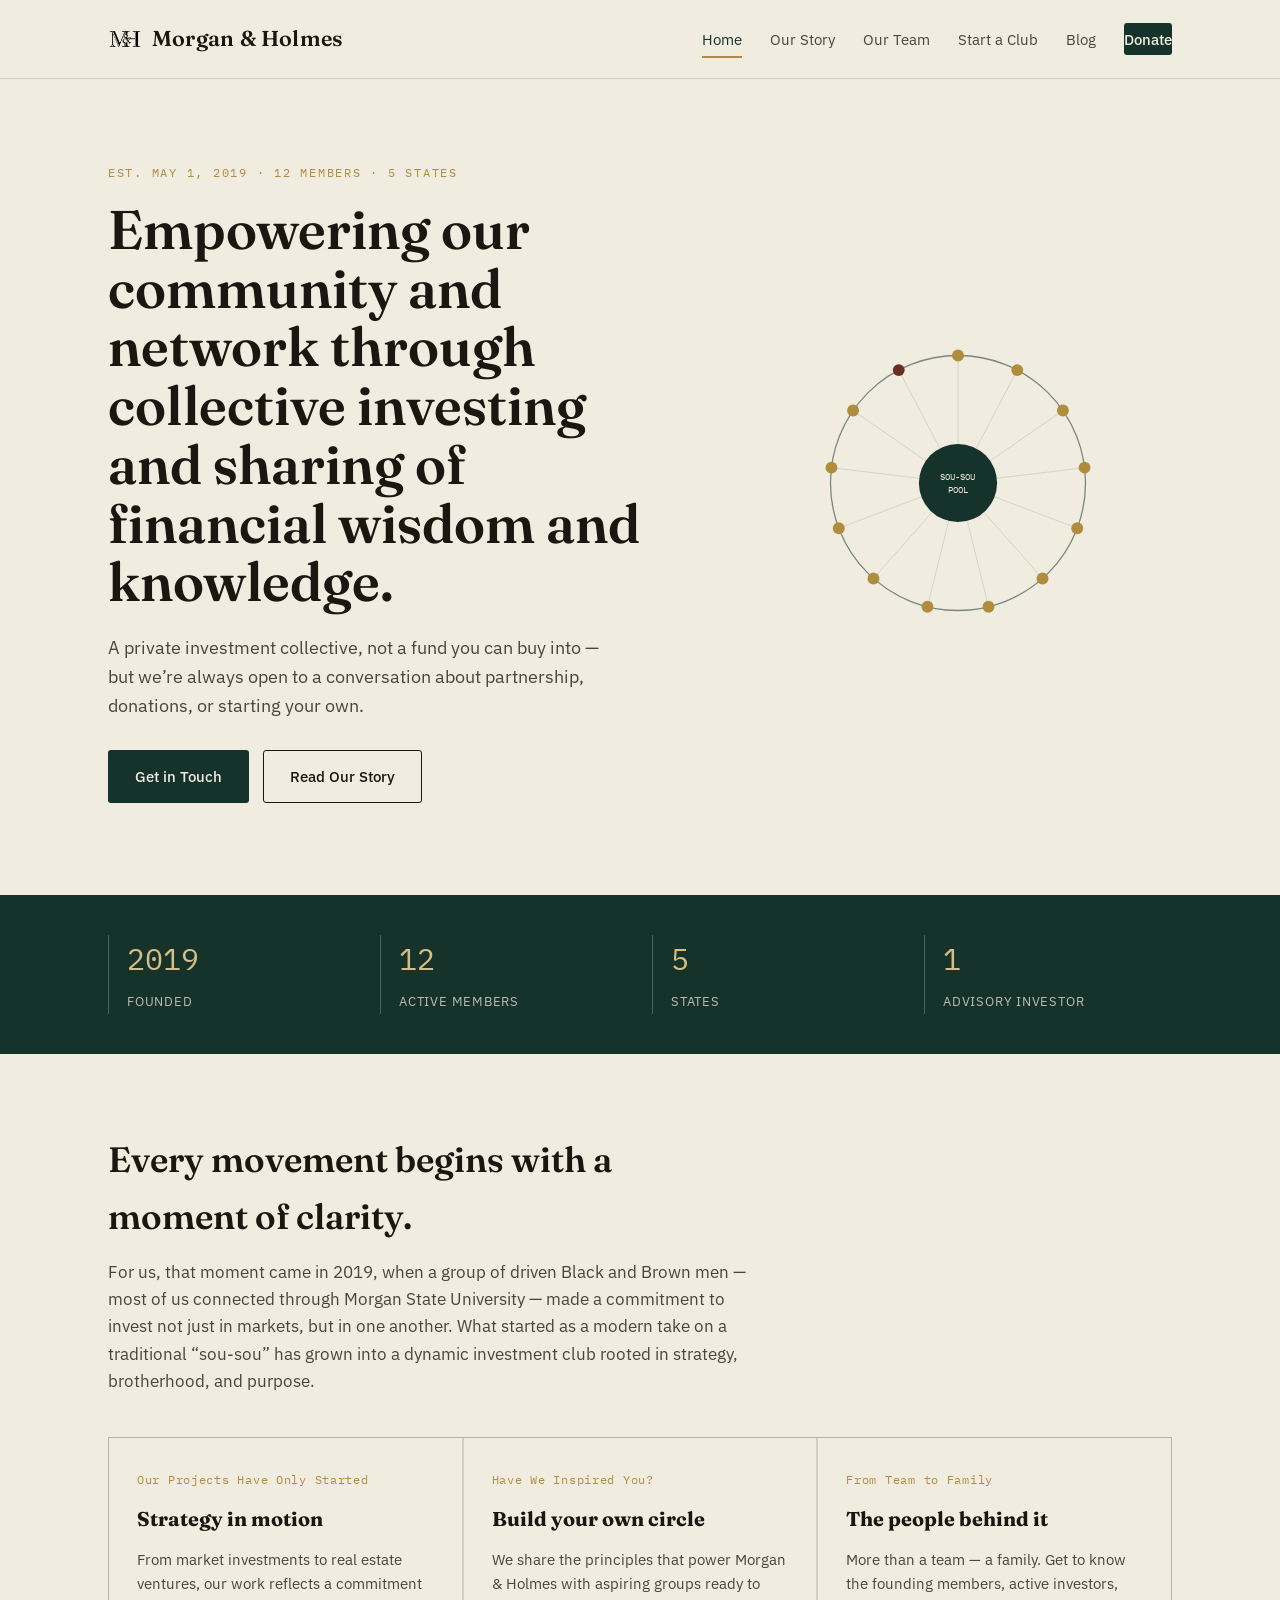
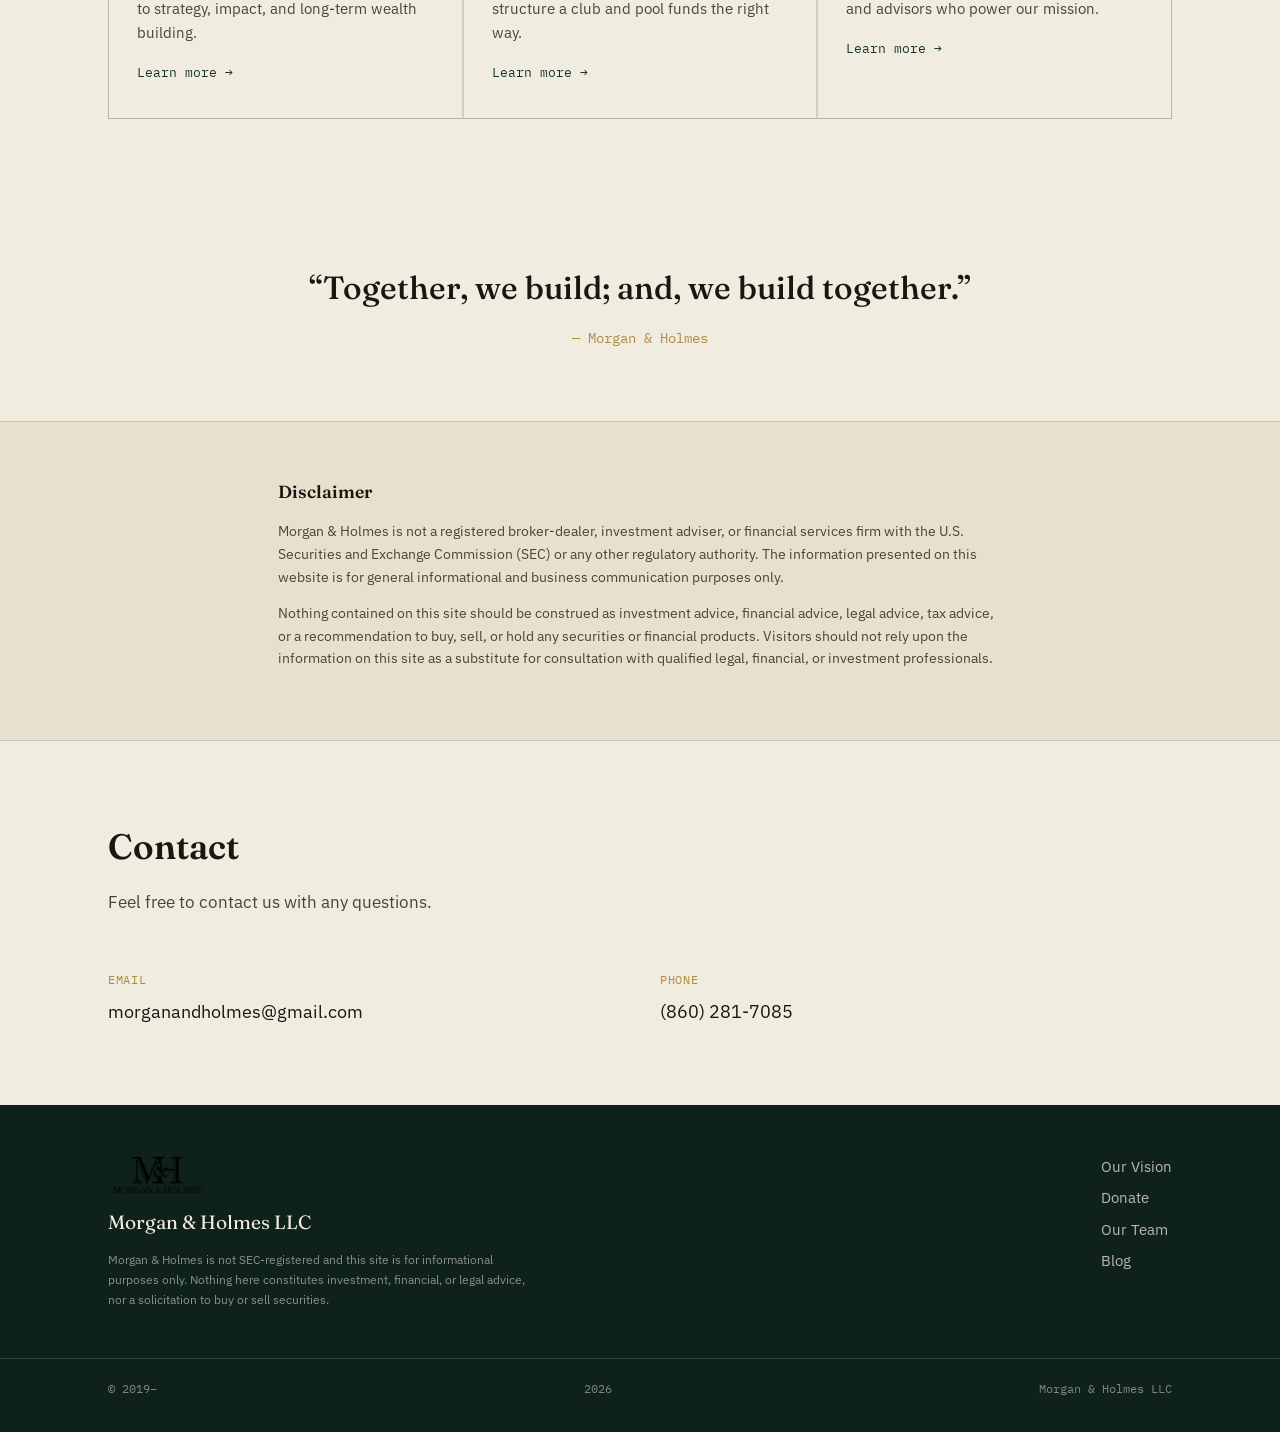
<file: index.html>
<!doctype html>
<html lang="en">
<head>
<meta charset="utf-8">
<meta name="viewport" content="width=device-width, initial-scale=1">
<title>Morgan & Holmes</title>
<meta name="description" content="Morgan & Holmes LLC — a collective investment club empowering communities through group economics and generational wealth building.">
<link rel="preconnect" href="https://fonts.googleapis.com">
<link href="https://fonts.googleapis.com/css2?family=Fraunces:opsz,wght@9..144,500;9..144,600&family=IBM+Plex+Sans:wght@400;500&family=IBM+Plex+Mono:wght@400;500&display=swap" rel="stylesheet">
<link rel="stylesheet" href="assets/css/style.css">
</head>
<body>
<a class="skip-link" href="#main">Skip to Content</a>

<header class="site-header">
  <div class="wrap">
    <a class="brand" href="index.html">
  <img class="logo-img" src="/assets/images/logo-mark.png" alt="Morgan & Holmes">
  Morgan &amp; Holmes
</a>
    <button class="nav-toggle" aria-expanded="false" aria-controls="primary-nav">Menu</button>
    <nav class="primary-nav" id="primary-nav">
      <a href="index.html" aria-current="page">Home</a>
      <a href="our-story.html">Our Story</a>
      <a href="our-team.html">Our Team</a>
      <a href="start-a-club.html">Start a Club</a>
      <a href="blog.html">Blog</a>
      <a class="btn-donate" href="donate.html">Donate</a>
    </nav>
  </div>
</header>

<main id="main">

  <section class="hero">
    <div class="wrap hero-grid">
      <div>
        <p class="eyebrow">Est. May 1, 2019 &middot; 12 Members &middot; 5 States</p>
        <h1>Empowering our community and network through collective investing and sharing of financial wisdom and knowledge.</h1>
        <p class="lede">A private investment collective, not a fund you can buy into &mdash; but we&rsquo;re always open to a conversation about partnership, donations, or starting your own.</p>
        <div class="cta-row">
          <a class="btn btn-primary" href="mailto:morganandholmes@gmail.com?subject=Reaching%20Out%20from%20Website&body=Hey%2C%20">Get in Touch</a>
          <a class="btn btn-ghost" href="our-story.html">Read Our Story</a>
        </div>
      </div>
      <div class="wheel-holder">
        <!-- Signature graphic: a sou-sou wheel — 12 member nodes and one
             advisor node pooling toward a shared center, the club's own
             description of how it operates. -->
        <svg class="sousou-wheel" viewBox="0 0 400 400" role="img" aria-label="Twelve members and one advisor pooling resources around a shared center, representing the club's sou-sou model">
          <circle class="rim" cx="200" cy="200" r="150"/>
          <g class="ring">
            <g id="nodes"></g>
          </g>
          <circle class="hub" cx="200" cy="200" r="46"/>
          <text class="hub-label" x="200" y="196">SOU-SOU</text>
          <text class="hub-label" x="200" y="212">POOL</text>
          <script>
            (function(){
              var ns = document.getElementById('nodes');
              if(!ns) return;
              var total = 13; // 12 members + 1 advisor
              for (var i = 0; i < total; i++) {
                var angle = (i / total) * Math.PI * 2 - Math.PI/2;
                var x = 200 + Math.cos(angle) * 150;
                var y = 200 + Math.sin(angle) * 150;
                var cx = 200 + Math.cos(angle) * 46;
                var cy = 200 + Math.sin(angle) * 46;
                var spoke = document.createElementNS('http://www.w3.org/2000/svg','line');
                spoke.setAttribute('class','spoke');
                spoke.setAttribute('x1', cx); spoke.setAttribute('y1', cy);
                spoke.setAttribute('x2', x); spoke.setAttribute('y2', y);
                ns.appendChild(spoke);
                var node = document.createElementNS('http://www.w3.org/2000/svg','circle');
                node.setAttribute('class', 'node' + (i === total-1 ? ' advisor' : ''));
                node.setAttribute('cx', x); node.setAttribute('cy', y); node.setAttribute('r', 7);
                ns.appendChild(node);
              }
            })();
          </script>
        </svg>
      </div>
    </div>
  </section>

  <div class="ledger">
    <div class="wrap">
      <div class="stat"><span class="num">2019</span><span class="label">Founded</span></div>
      <div class="stat"><span class="num">12</span><span class="label">Active Members</span></div>
      <div class="stat"><span class="num">5</span><span class="label">States</span></div>
      <div class="stat"><span class="num">1</span><span class="label">Advisory Investor</span></div>
    </div>
  </div>

  <section>
    <div class="wrap">
      <div class="section-head">
        <h2>Every movement begins with a moment of clarity.</h2>
        <p>For us, that moment came in 2019, when a group of driven Black and Brown men &mdash; most of us connected through Morgan State University &mdash; made a commitment to invest not just in markets, but in one another. What started as a modern take on a traditional &ldquo;sou-sou&rdquo; has grown into a dynamic investment club rooted in strategy, brotherhood, and purpose.</p>
      </div>

      <div class="card-grid">
        <a class="card" href="our-story.html">
          <p class="kicker">Our Projects Have Only Started</p>
          <h3>Strategy in motion</h3>
          <p>From market investments to real estate ventures, our work reflects a commitment to strategy, impact, and long-term wealth building.</p>
          <span class="go">Learn more &rarr;</span>
        </a>
        <a class="card" href="start-a-club.html">
          <p class="kicker">Have We Inspired You?</p>
          <h3>Build your own circle</h3>
          <p>We share the principles that power Morgan &amp; Holmes with aspiring groups ready to structure a club and pool funds the right way.</p>
          <span class="go">Learn more &rarr;</span>
        </a>
        <a class="card" href="our-team.html">
          <p class="kicker">From Team to Family</p>
          <h3>The people behind it</h3>
          <p>More than a team &mdash; a family. Get to know the founding members, active investors, and advisors who power our mission.</p>
          <span class="go">Learn more &rarr;</span>
        </a>
      </div>
    </div>
  </section>

  <div class="quote-block">
    <blockquote>&ldquo;Together, we build; and, we build together.&rdquo;</blockquote>
    <cite>&mdash; Morgan &amp; Holmes</cite>
  </div>

  <section class="disclaimer-band tight">
    <div class="wrap">
      <h2>Disclaimer</h2>
      <p>Morgan &amp; Holmes is not a registered broker-dealer, investment adviser, or financial services firm with the U.S. Securities and Exchange Commission (SEC) or any other regulatory authority. The information presented on this website is for general informational and business communication purposes only.</p>
      <p>Nothing contained on this site should be construed as investment advice, financial advice, legal advice, tax advice, or a recommendation to buy, sell, or hold any securities or financial products. Visitors should not rely upon the information on this site as a substitute for consultation with qualified legal, financial, or investment professionals.</p>
    </div>
  </section>

  <section class="contact-cta">
    <div class="wrap">
      <div class="section-head"><h2>Contact</h2><p>Feel free to contact us with any questions.</p></div>
      <div class="contact-grid">
        <div class="contact-item">
          <p class="label">Email</p>
          <a href="mailto:morganandholmes@gmail.com?subject=Reaching%20Out%20from%20Website&body=Hey%2C%20">morganandholmes@gmail.com</a>
        </div>
        <div class="contact-item">
          <p class="label">Phone</p>
          <a href="tel:8602817085">(860) 281-7085</a>
        </div>
      </div>
    </div>
  </section>

</main>

<footer class="site-footer">
  <div class="wrap">
    <div>
  <img class="footer-logo" src="/assets/images/logo.png" alt="Morgan & Holmes">
  <p class="footer-brand">Morgan &amp; Holmes LLC</p>
      <p class="footer-disclaimer">Morgan &amp; Holmes is not SEC-registered and this site is for informational purposes only. Nothing here constitutes investment, financial, or legal advice, nor a solicitation to buy or sell securities.</p>
    </div>
    <nav>
      <a href="our-story.html">Our Vision</a>
      <a href="donate.html">Donate</a>
      <a href="our-team.html">Our Team</a>
      <a href="blog.html">Blog</a>
    </nav>
  </div>
  <div class="footer-bottom"><div class="wrap">&copy; 2019&ndash;<span id="year"></span> Morgan &amp; Holmes LLC</div></div>
</footer>

<script>document.getElementById('year').textContent = new Date().getFullYear();</script>
<script src="assets/js/main.js"></script>
</body>
</html>
</file>
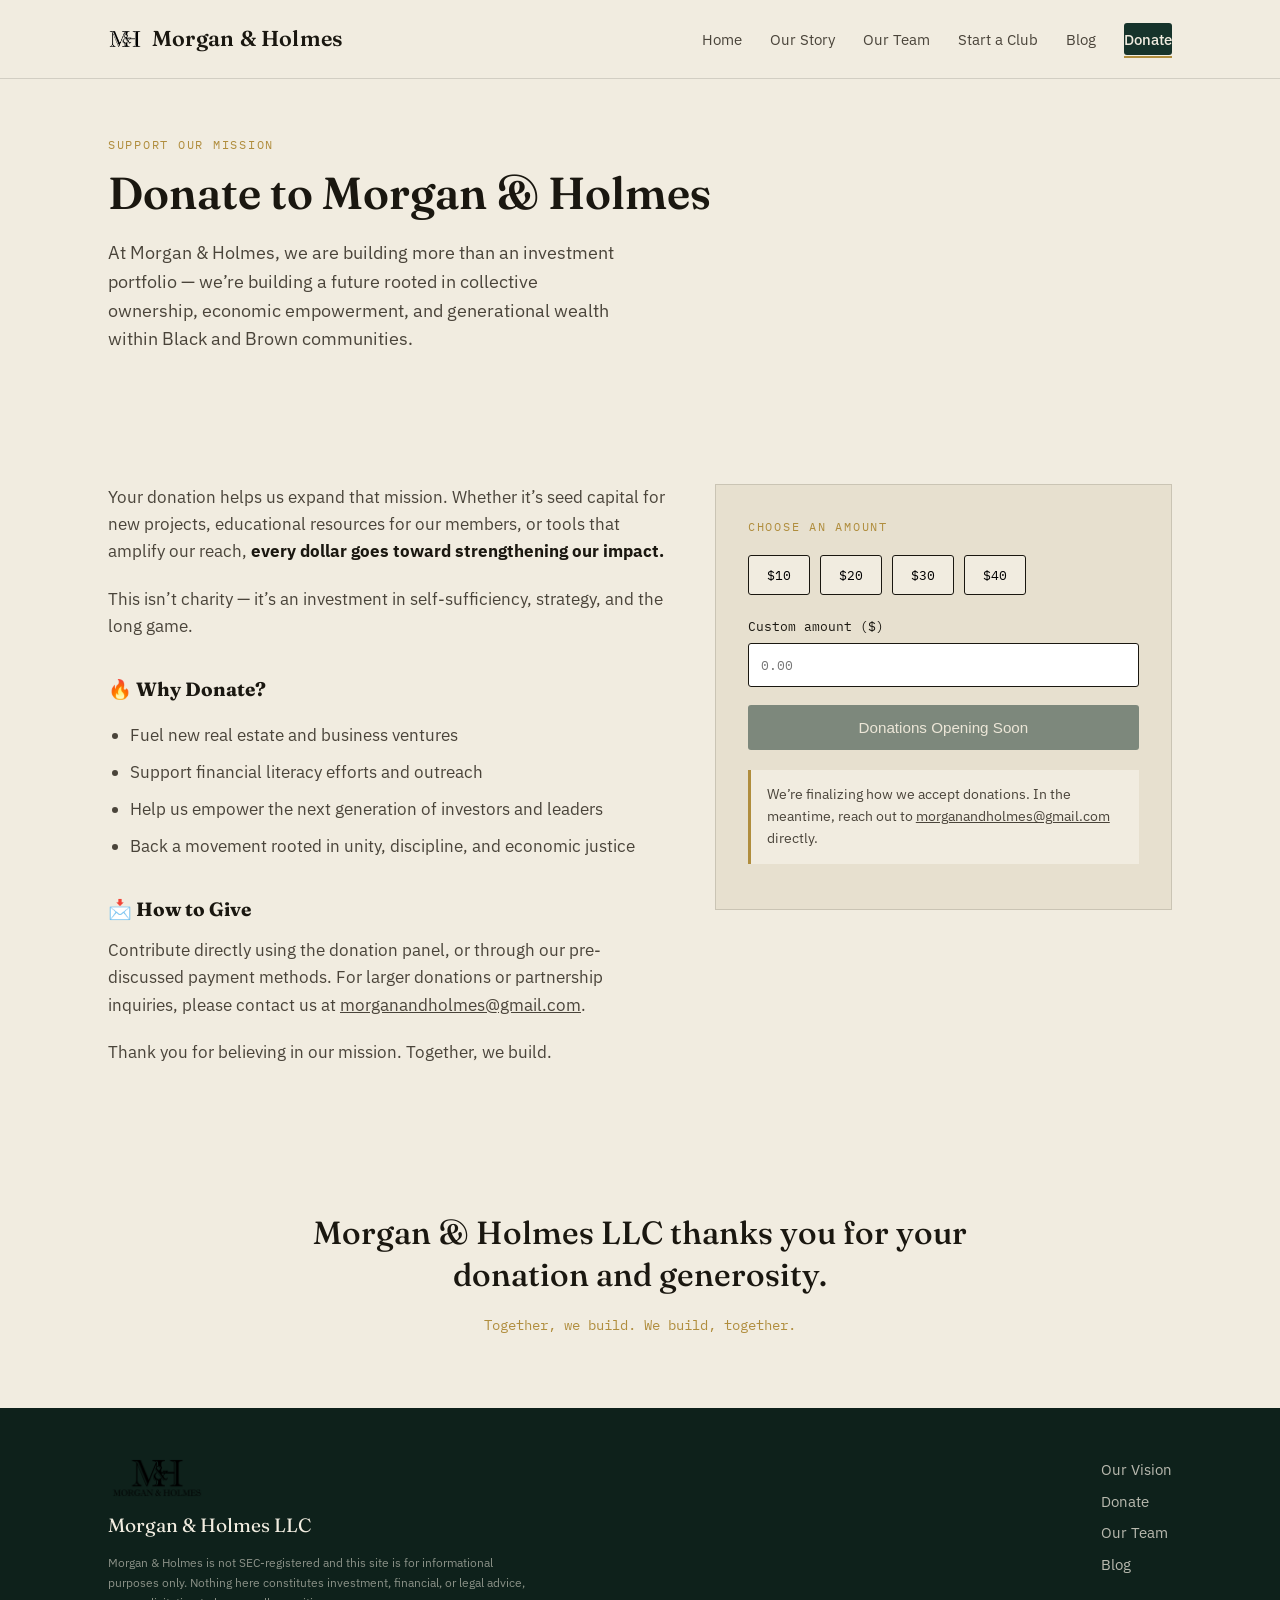
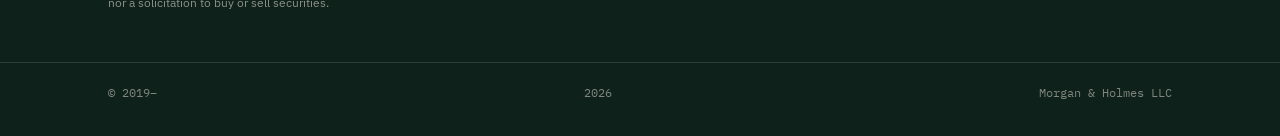
<file: donate.html>
<!doctype html>
<html lang="en">
<head>
<meta charset="utf-8">
<meta name="viewport" content="width=device-width, initial-scale=1">
<title>Donate — Morgan & Holmes</title>
<meta name="description" content="Support Morgan & Holmes LLC's mission of collective ownership, economic empowerment, and generational wealth building.">
<link rel="preconnect" href="https://fonts.googleapis.com">
<link href="https://fonts.googleapis.com/css2?family=Fraunces:opsz,wght@9..144,500;9..144,600&family=IBM+Plex+Sans:wght@400;500&family=IBM+Plex+Mono:wght@400;500&display=swap" rel="stylesheet">
<link rel="stylesheet" href="assets/css/style.css">
<link rel="icon" href="/favicon.ico" sizes="any">
<link rel="icon" type="image/png" sizes="32x32" href="/favicon-32.png">
<link rel="icon" type="image/png" sizes="192x192" href="/favicon-192.png">
<link rel="apple-touch-icon" href="/apple-touch-icon.png">
</head>
<body>
<a class="skip-link" href="#main">Skip to Content</a>

<header class="site-header">
  <div class="wrap">
    <a class="brand" href="index.html">
  <img class="logo-img" src="/assets/images/logo-mark.png" alt="Morgan & Holmes">
  Morgan &amp; Holmes
</a>
    <button class="nav-toggle" aria-expanded="false" aria-controls="primary-nav">Menu</button>
    <nav class="primary-nav" id="primary-nav">
      <a href="index.html">Home</a>
      <a href="our-story.html">Our Story</a>
      <a href="our-team.html">Our Team</a>
      <a href="start-a-club.html">Start a Club</a>
      <a href="blog.html">Blog</a>
      <a class="btn-donate" href="donate.html" aria-current="page">Donate</a>
    </nav>
  </div>
</header>

<main id="main">
  <section class="page-hero">
    <div class="wrap">
      <p class="eyebrow">Support Our Mission</p>
      <h1>Donate to Morgan &amp; Holmes</h1>
      <p class="lede">At Morgan &amp; Holmes, we are building more than an investment portfolio &mdash; we&rsquo;re building a future rooted in collective ownership, economic empowerment, and generational wealth within Black and Brown communities.</p>
    </div>
  </section>

  <section class="tight">
    <div class="wrap" style="display:grid; grid-template-columns: 1.1fr 0.9fr; gap:48px; align-items:start;">
      <div class="prose">
        <p>Your donation helps us expand that mission. Whether it&rsquo;s seed capital for new projects, educational resources for our members, or tools that amplify our reach, <strong>every dollar goes toward strengthening our impact.</strong></p>
        <p>This isn&rsquo;t charity &mdash; it&rsquo;s an investment in self-sufficiency, strategy, and the long game.</p>

        <h3>&#128293; Why Donate?</h3>
        <ul>
          <li>Fuel new real estate and business ventures</li>
          <li>Support financial literacy efforts and outreach</li>
          <li>Help us empower the next generation of investors and leaders</li>
          <li>Back a movement rooted in unity, discipline, and economic justice</li>
        </ul>

        <h3>&#128233; How to Give</h3>
        <p>Contribute directly using the donation panel, or through our pre-discussed payment methods. For larger donations or partnership inquiries, please contact us at <a href="mailto:morganandholmes@gmail.com?subject=I%20Want%20To%20Donate%20a%20Large%20Sum%20to%20Morgan%20%26%20Holmes%20LLC&body=Greetings%2C%20%0AI%20would%20like%20to....">morganandholmes@gmail.com</a>.</p>
        <p>Thank you for believing in our mission. Together, we build.</p>
      </div>

      <div class="donate-panel">
        <p class="eyebrow" style="margin-bottom:6px;">Choose an amount</p>
        <div class="amount-row">
          <button type="button" data-amount="10">$10</button>
          <button type="button" data-amount="20">$20</button>
          <button type="button" data-amount="30">$30</button>
          <button type="button" data-amount="40">$40</button>
        </div>
        <label for="custom-amount" style="font-family:var(--font-mono); font-size:0.8rem; display:block; margin-bottom:6px;">Custom amount ($)</label>
        <input id="custom-amount" type="number" min="1" placeholder="0.00" style="width:100%; padding:12px; border:1px solid var(--ink); border-radius:3px; font-family:var(--font-mono); margin-bottom:18px;">

        <!--
          NOTE FOR K'RONN: to turn donations on later, delete the
          <button disabled> below and replace it with:
          <a class="btn btn-primary" style="width:100%; text-align:center;" href="YOUR-LINK-HERE">Donate</a>
          using a Stripe Payment Link, PayPal.me link, or GiveButter/Zeffy
          URL. See README "Wiring up real donations." No other changes
          needed — just edit this one file and push.
        -->
        <button class="btn btn-primary" style="width:100%; text-align:center; opacity:0.5; cursor:not-allowed;" disabled>Donations Opening Soon</button>

        <p class="donate-note">We&rsquo;re finalizing how we accept donations. In the meantime, reach out to <a href="mailto:morganandholmes@gmail.com?subject=I%20Want%20To%20Donate%20to%20Morgan%20%26%20Holmes%20LLC">morganandholmes@gmail.com</a> directly.</p>
      </div>
    </div>
  </section>

  <div class="quote-block">
    <blockquote>Morgan &amp; Holmes LLC thanks you for your donation and generosity.</blockquote>
    <cite>Together, we build. We build, together.</cite>
  </div>
</main>

<footer class="site-footer">
  <div class="wrap">
    <div>
  <img class="footer-logo" src="/assets/images/logo.png" alt="Morgan & Holmes">
  <p class="footer-brand">Morgan &amp; Holmes LLC</p>
      <p class="footer-disclaimer">Morgan &amp; Holmes is not SEC-registered and this site is for informational purposes only. Nothing here constitutes investment, financial, or legal advice, nor a solicitation to buy or sell securities.</p>
    </div>
    <nav>
      <a href="our-story.html">Our Vision</a>
      <a href="donate.html">Donate</a>
      <a href="our-team.html">Our Team</a>
      <a href="blog.html">Blog</a>
    </nav>
  </div>
  <div class="footer-bottom"><div class="wrap">&copy; 2019&ndash;<span id="year"></span> Morgan &amp; Holmes LLC</div></div>
</footer>

<script>document.getElementById('year').textContent = new Date().getFullYear();</script>
<script src="assets/js/main.js"></script>
</body>
</html>
</file>
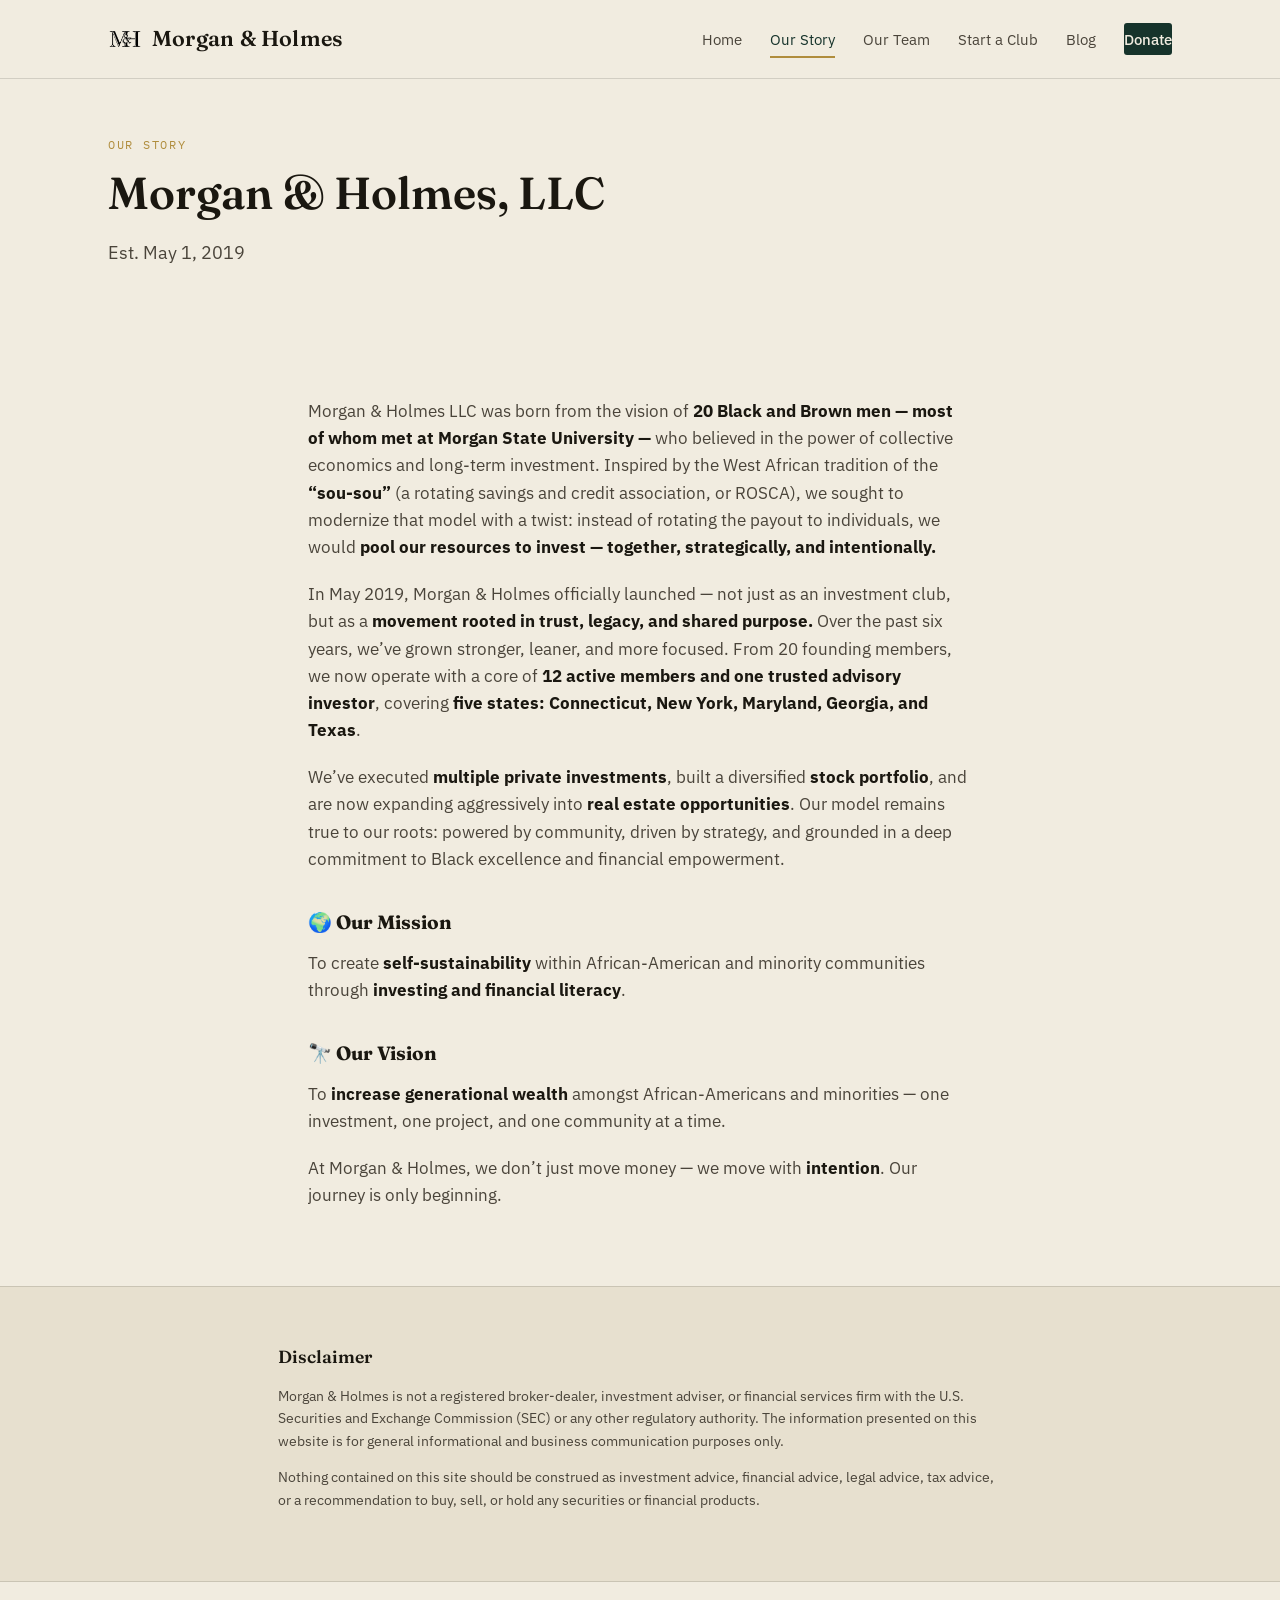
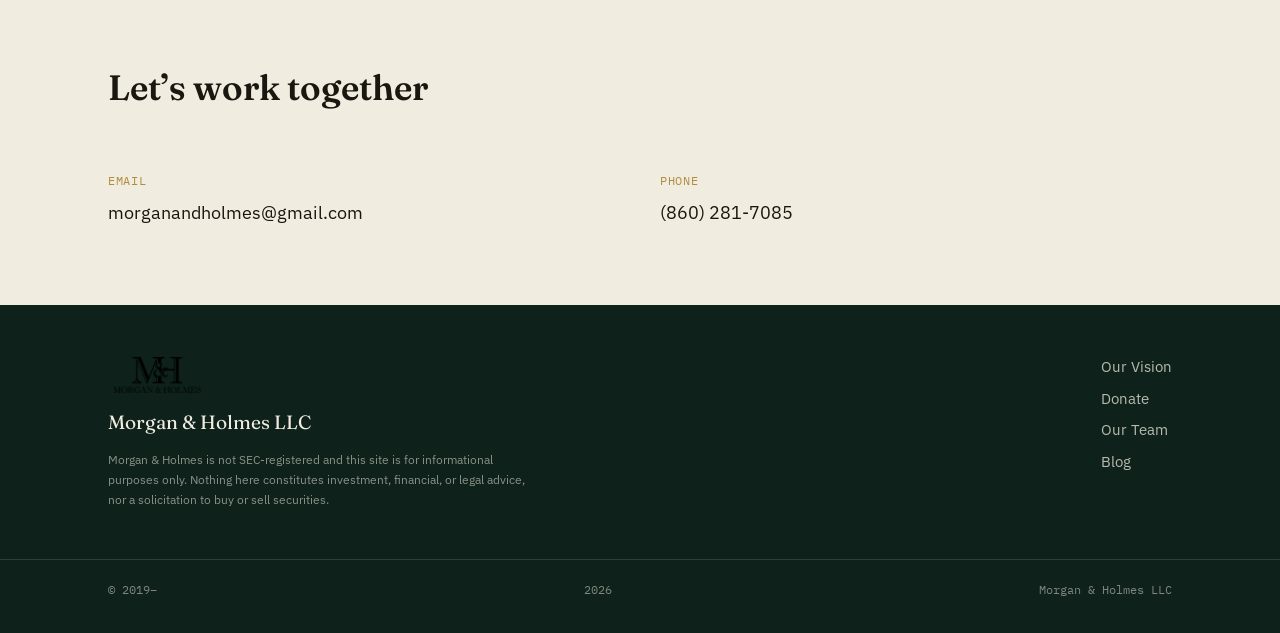
<file: our-story.html>
<!doctype html>
<html lang="en">
<head>
<meta charset="utf-8">
<meta name="viewport" content="width=device-width, initial-scale=1">
<title>Our Story — Morgan & Holmes</title>
<meta name="description" content="Morgan & Holmes LLC, est. May 1, 2019 — twenty Black and Brown men, most connected through Morgan State University, who modernized the sou-sou into a collective investment club.">
<link rel="preconnect" href="https://fonts.googleapis.com">
<link href="https://fonts.googleapis.com/css2?family=Fraunces:opsz,wght@9..144,500;9..144,600&family=IBM+Plex+Sans:wght@400;500&family=IBM+Plex+Mono:wght@400;500&display=swap" rel="stylesheet">
<link rel="stylesheet" href="assets/css/style.css">
<link rel="icon" href="/favicon.ico" sizes="any">
<link rel="icon" type="image/png" sizes="32x32" href="/favicon-32.png">
<link rel="icon" type="image/png" sizes="192x192" href="/favicon-192.png">
<link rel="apple-touch-icon" href="/apple-touch-icon.png">
</head>
<body>
<a class="skip-link" href="#main">Skip to Content</a>

<header class="site-header">
  <div class="wrap">
    <a class="brand" href="index.html">
  <img class="logo-img" src="/assets/images/logo-mark.png" alt="Morgan & Holmes">
  Morgan &amp; Holmes
</a>    <button class="nav-toggle" aria-expanded="false" aria-controls="primary-nav">Menu</button>
    <nav class="primary-nav" id="primary-nav">
      <a href="index.html">Home</a>
      <a href="our-story.html" aria-current="page">Our Story</a>
      <a href="our-team.html">Our Team</a>
      <a href="start-a-club.html">Start a Club</a>
      <a href="blog.html">Blog</a>
      <a class="btn-donate" href="donate.html">Donate</a>
    </nav>
  </div>
</header>

<main id="main">
  <section class="page-hero">
    <div class="wrap">
      <p class="eyebrow">Our Story</p>
      <h1>Morgan &amp; Holmes, LLC</h1>
      <p class="lede">Est. May 1, 2019</p>
    </div>
  </section>

  <section class="tight">
    <div class="wrap prose">
      <p>Morgan &amp; Holmes LLC was born from the vision of <strong>20 Black and Brown men &mdash; most of whom met at Morgan State University &mdash;</strong> who believed in the power of collective economics and long-term investment. Inspired by the West African tradition of the <strong>&ldquo;sou-sou&rdquo;</strong> (a rotating savings and credit association, or ROSCA), we sought to modernize that model with a twist: instead of rotating the payout to individuals, we would <strong>pool our resources to invest &mdash; together, strategically, and intentionally.</strong></p>

      <p>In May 2019, Morgan &amp; Holmes officially launched &mdash; not just as an investment club, but as a <strong>movement rooted in trust, legacy, and shared purpose.</strong> Over the past six years, we&rsquo;ve grown stronger, leaner, and more focused. From 20 founding members, we now operate with a core of <strong>12 active members and one trusted advisory investor</strong>, covering <strong>five states: Connecticut, New York, Maryland, Georgia, and Texas</strong>.</p>

      <p>We&rsquo;ve executed <strong>multiple private investments</strong>, built a diversified <strong>stock portfolio</strong>, and are now expanding aggressively into <strong>real estate opportunities</strong>. Our model remains true to our roots: powered by community, driven by strategy, and grounded in a deep commitment to Black excellence and financial empowerment.</p>

      <h3>&#127757; Our Mission</h3>
      <p>To create <strong>self-sustainability</strong> within African-American and minority communities through <strong>investing and financial literacy</strong>.</p>

      <h3>&#128301; Our Vision</h3>
      <p>To <strong>increase generational wealth</strong> amongst African-Americans and minorities &mdash; one investment, one project, and one community at a time.</p>

      <p>At Morgan &amp; Holmes, we don&rsquo;t just move money &mdash; we move with <strong>intention</strong>. Our journey is only beginning.</p>
    </div>
  </section>

  <section class="disclaimer-band tight">
    <div class="wrap">
      <h2>Disclaimer</h2>
      <p>Morgan &amp; Holmes is not a registered broker-dealer, investment adviser, or financial services firm with the U.S. Securities and Exchange Commission (SEC) or any other regulatory authority. The information presented on this website is for general informational and business communication purposes only.</p>
      <p>Nothing contained on this site should be construed as investment advice, financial advice, legal advice, tax advice, or a recommendation to buy, sell, or hold any securities or financial products.</p>
    </div>
  </section>

  <section class="contact-cta">
    <div class="wrap">
      <div class="section-head"><h2>Let&rsquo;s work together</h2></div>
      <div class="contact-grid">
        <div class="contact-item">
          <p class="label">Email</p>
          <a href="mailto:morganandholmes@gmail.com?subject=Reaching%20Out%20from%20Website&body=Hey%2C%20">morganandholmes@gmail.com</a>
        </div>
        <div class="contact-item">
          <p class="label">Phone</p>
          <a href="tel:8602817085">(860) 281-7085</a>
        </div>
      </div>
    </div>
  </section>
</main>

<footer class="site-footer">
  <div class="wrap">
    <div>
  <img class="footer-logo" src="/assets/images/logo.png" alt="Morgan & Holmes">
  <p class="footer-brand">Morgan &amp; Holmes LLC</p>
      <p class="footer-disclaimer">Morgan &amp; Holmes is not SEC-registered and this site is for informational purposes only. Nothing here constitutes investment, financial, or legal advice, nor a solicitation to buy or sell securities.</p>
    </div>
    <nav>
      <a href="our-story.html">Our Vision</a>
      <a href="donate.html">Donate</a>
      <a href="our-team.html">Our Team</a>
      <a href="blog.html">Blog</a>
    </nav>
  </div>
  <div class="footer-bottom"><div class="wrap">&copy; 2019&ndash;<span id="year"></span> Morgan &amp; Holmes LLC</div></div>
</footer>

<script>document.getElementById('year').textContent = new Date().getFullYear();</script>
<script src="assets/js/main.js"></script>
</body>
</html>
</file>
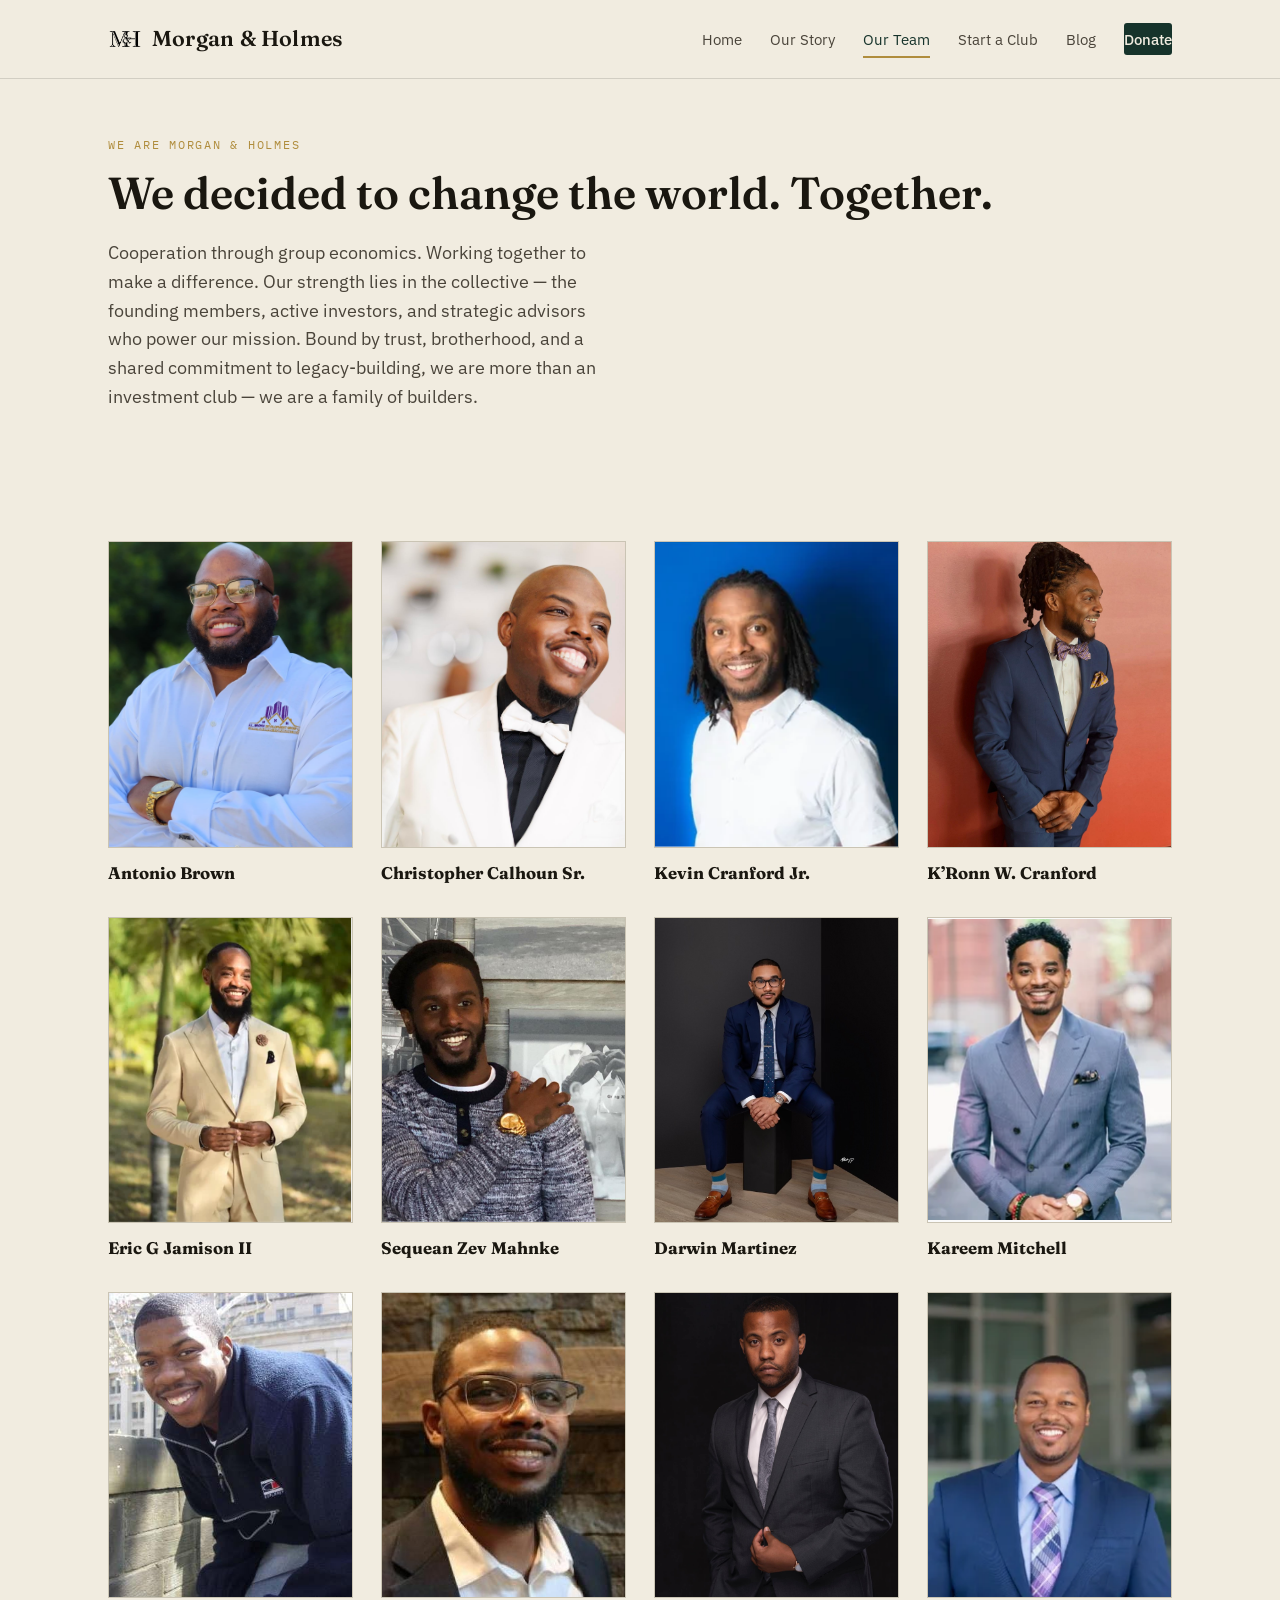
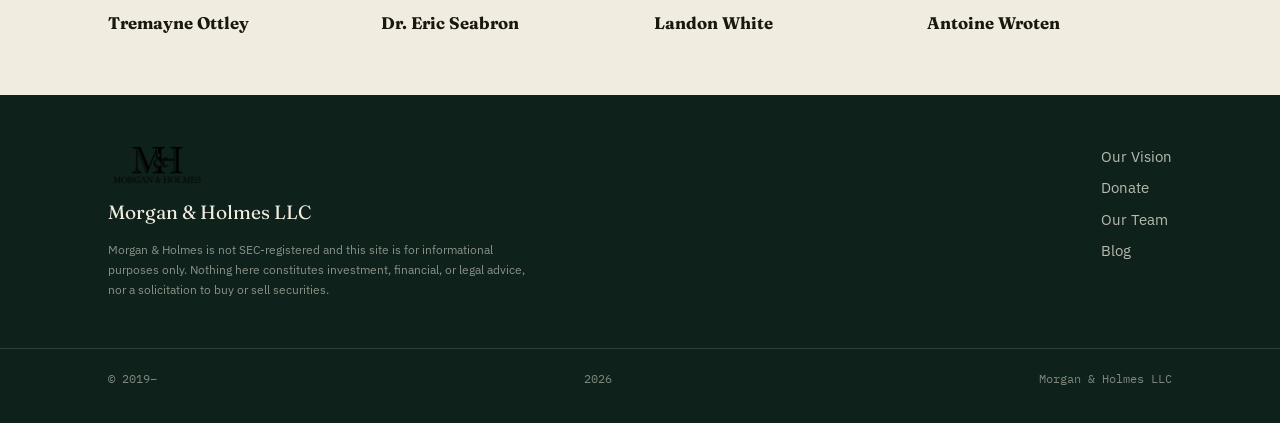
<file: our-team.html>
<!doctype html>
<html lang="en">
<head>
<meta charset="utf-8">
<meta name="viewport" content="width=device-width, initial-scale=1">
<title>Our Team — Morgan & Holmes</title>
<meta name="description" content="Meet the founding members, active investors, and strategic advisors who power the Morgan & Holmes mission.">
<link rel="preconnect" href="https://fonts.googleapis.com">
<link href="https://fonts.googleapis.com/css2?family=Fraunces:opsz,wght@9..144,500;9..144,600&family=IBM+Plex+Sans:wght@400;500&family=IBM+Plex+Mono:wght@400;500&display=swap" rel="stylesheet">
<link rel="stylesheet" href="assets/css/style.css">
<link rel="icon" href="/favicon.ico" sizes="any">
<link rel="icon" type="image/png" sizes="32x32" href="/favicon-32.png">
<link rel="icon" type="image/png" sizes="192x192" href="/favicon-192.png">
<link rel="apple-touch-icon" href="/apple-touch-icon.png">
</head>
<body>
<a class="skip-link" href="#main">Skip to Content</a>

<header class="site-header">
  <div class="wrap">
   <a class="brand" href="index.html">
  <img class="logo-img" src="/assets/images/logo-mark.png" alt="Morgan & Holmes">
  Morgan &amp; Holmes
</a>
    <button class="nav-toggle" aria-expanded="false" aria-controls="primary-nav">Menu</button>
    <nav class="primary-nav" id="primary-nav">
      <a href="index.html">Home</a>
      <a href="our-story.html">Our Story</a>
      <a href="our-team.html" aria-current="page">Our Team</a>
      <a href="start-a-club.html">Start a Club</a>
      <a href="blog.html">Blog</a>
      <a class="btn-donate" href="donate.html">Donate</a>
    </nav>
  </div>
</header>

<main id="main">
  <section class="page-hero">
    <div class="wrap">
      <p class="eyebrow">We are Morgan &amp; Holmes</p>
      <h1>We decided to change the world. Together.</h1>
      <p class="lede">Cooperation through group economics. Working together to make a difference. Our strength lies in the collective &mdash; the founding members, active investors, and strategic advisors who power our mission. Bound by trust, brotherhood, and a shared commitment to legacy-building, we are more than an investment club &mdash; we are a family of builders.</p>
    </div>
  </section>

  <section class="tight">
    <div class="wrap">
      <div class="team-grid">

        <div class="member">
          <div class="photo"><img src="assets/images/team/antonio-brown.jpg" alt="Antonio Brown" loading="lazy" onerror="this.style.display='none'; this.nextElementSibling.style.display='flex';"><span class="placeholder" style="display:none;">Photo needed:<br>antonio-brown.jpg</span></div>
          <h3>Antonio Brown</h3>
        </div>

        <div class="member">
          <div class="photo"><img src="assets/images/team/christopher-calhoun-sr.jpg" alt="Christopher Calhoun Sr." loading="lazy" onerror="this.style.display='none'; this.nextElementSibling.style.display='flex';"><span class="placeholder" style="display:none;">Photo needed:<br>christopher-calhoun-sr.jpg</span></div>
          <h3>Christopher Calhoun Sr.</h3>
        </div>

        <div class="member">
          <div class="photo"><img src="assets/images/team/kevin-cranford-jr.jpg" alt="Kevin Cranford Jr." loading="lazy" onerror="this.style.display='none'; this.nextElementSibling.style.display='flex';"><span class="placeholder" style="display:none;">Photo needed:<br>kevin-cranford-jr.jpg</span></div>
          <h3>Kevin Cranford Jr.</h3>
        </div>

        <div class="member">
          <div class="photo"><img src="assets/images/team/kronn-cranford.jpg" alt="K'Ronn W. Cranford" loading="lazy" onerror="this.style.display='none'; this.nextElementSibling.style.display='flex';"><span class="placeholder" style="display:none;">Photo needed:<br>kronn-cranford.jpg</span></div>
          <h3>K&rsquo;Ronn W. Cranford</h3>
        </div>

        <div class="member">
          <div class="photo"><img src="assets/images/team/eric-jamison-ii.jpg" alt="Eric G Jamison II" loading="lazy" onerror="this.style.display='none'; this.nextElementSibling.style.display='flex';"><span class="placeholder" style="display:none;">Photo needed:<br>eric-jamison-ii.jpg</span></div>
          <h3>Eric G Jamison II</h3>
        </div>

        <div class="member">
          <div class="photo"><img src="assets/images/team/sequean-mahnke.jpg" alt="Sequean Zev Mahnke" loading="lazy" onerror="this.style.display='none'; this.nextElementSibling.style.display='flex';"><span class="placeholder" style="display:none;">Photo needed:<br>sequean-mahnke.jpg</span></div>
          <h3>Sequean Zev Mahnke</h3>
        </div>

        <div class="member">
          <div class="photo"><img src="assets/images/team/darwin-martinez.jpg" alt="Darwin Martinez" loading="lazy" onerror="this.style.display='none'; this.nextElementSibling.style.display='flex';"><span class="placeholder" style="display:none;">Photo needed:<br>darwin-martinez.jpg</span></div>
          <h3>Darwin Martinez</h3>
        </div>

        <div class="member">
          <div class="photo"><img src="assets/images/team/kareem-mitchell.jpg" alt="Kareem Mitchell" loading="lazy" onerror="this.style.display='none'; this.nextElementSibling.style.display='flex';"><span class="placeholder" style="display:none;">Photo needed:<br>kareem-mitchell.jpg</span></div>
          <h3>Kareem Mitchell</h3>
        </div>

        <div class="member">
          <div class="photo"><img src="assets/images/team/tremayne-ottley.jpg" alt="Tremayne Ottley" loading="lazy" onerror="this.style.display='none'; this.nextElementSibling.style.display='flex';"><span class="placeholder" style="display:none;">Photo needed:<br>tremayne-ottley.jpg</span></div>
          <h3>Tremayne Ottley</h3>
        </div>

        <div class="member">
          <div class="photo"><img src="assets/images/team/dr-eric-seabron.jpg" alt="Dr. Eric Seabron" loading="lazy" onerror="this.style.display='none'; this.nextElementSibling.style.display='flex';"><span class="placeholder" style="display:none;">Photo needed:<br>eric-seabron.jpg</span></div>
          <h3>Dr. Eric Seabron</h3>
        </div>

        <div class="member">
          <div class="photo"><img src="assets/images/team/landon-white.jpg" alt="Landon White" loading="lazy" onerror="this.style.display='none'; this.nextElementSibling.style.display='flex';"><span class="placeholder" style="display:none;">Photo needed:<br>landon-white.jpg</span></div>
          <h3>Landon White</h3>
        </div>

        <div class="member">
          <div class="photo"><img src="assets/images/team/antoine-wroten.jpg" alt="Antoine Wroten" loading="lazy" onerror="this.style.display='none'; this.nextElementSibling.style.display='flex';"><span class="placeholder" style="display:none;">Photo needed:<br>antoine-wroten.jpg</span></div>
          <h3>Antoine Wroten</h3>
        </div>

      </div>
    </div>
  </section>
</main>

<footer class="site-footer">
  <div class="wrap">
   <div>
  <img class="footer-logo" src="/assets/images/logo.png" alt="Morgan & Holmes">
  <p class="footer-brand">Morgan &amp; Holmes LLC</p>
      <p class="footer-disclaimer">Morgan &amp; Holmes is not SEC-registered and this site is for informational purposes only. Nothing here constitutes investment, financial, or legal advice, nor a solicitation to buy or sell securities.</p>
    </div>
    <nav>
      <a href="our-story.html">Our Vision</a>
      <a href="donate.html">Donate</a>
      <a href="our-team.html">Our Team</a>
      <a href="blog.html">Blog</a>
    </nav>
  </div>
  <div class="footer-bottom"><div class="wrap">&copy; 2019&ndash;<span id="year"></span> Morgan &amp; Holmes LLC</div></div>
</footer>

<script>document.getElementById('year').textContent = new Date().getFullYear();</script>
<script src="assets/js/main.js"></script>
</body>
</html>
</file>
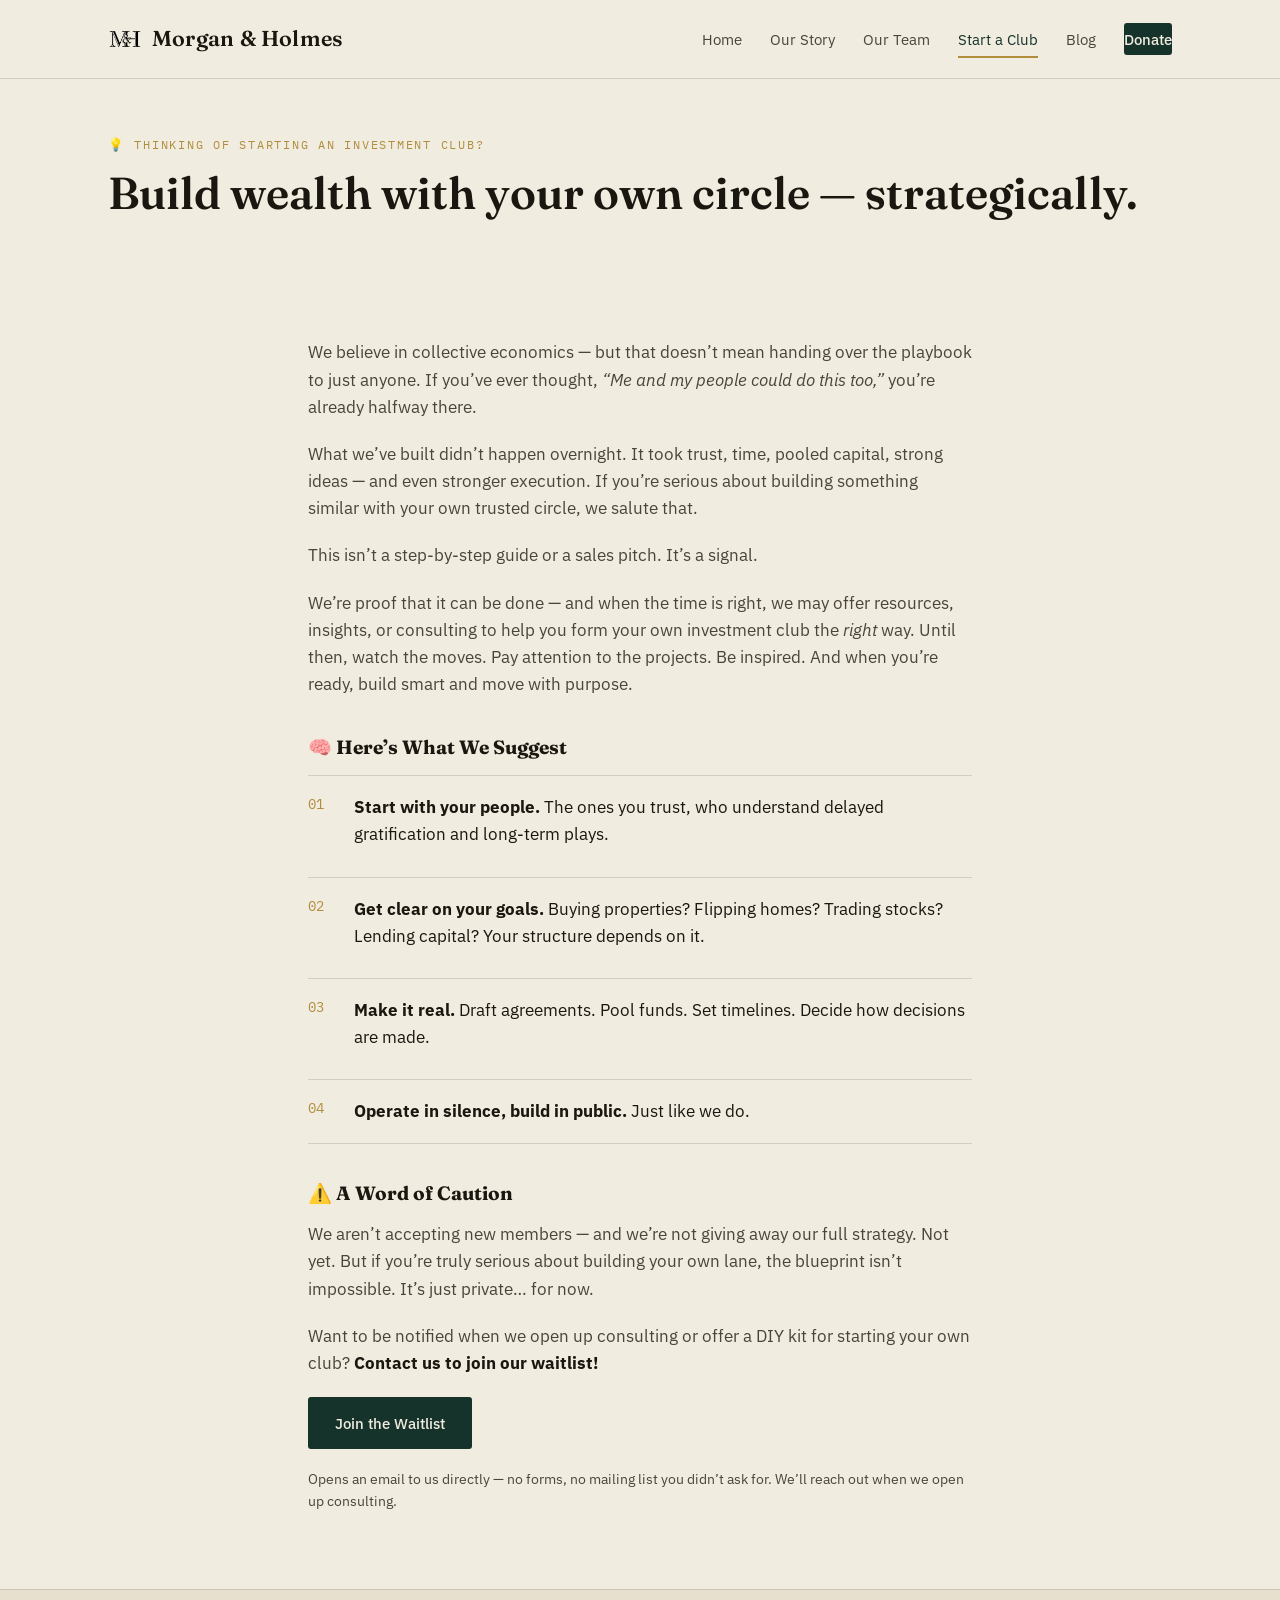
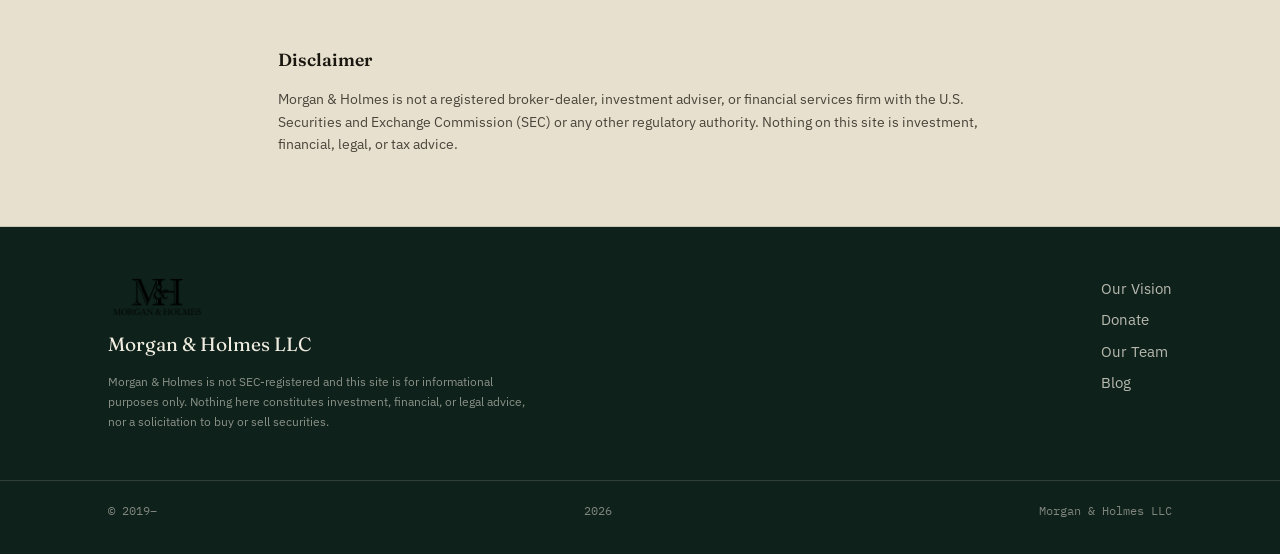
<file: start-a-club.html>
<!doctype html>
<html lang="en">
<head>
<meta charset="utf-8">
<meta name="viewport" content="width=device-width, initial-scale=1">
<title>Start a Club — Morgan & Holmes</title>
<meta name="description" content="Thinking of starting an investment club? Morgan & Holmes shares what it takes to build a collective the right way.">
<link rel="preconnect" href="https://fonts.googleapis.com">
<link href="https://fonts.googleapis.com/css2?family=Fraunces:opsz,wght@9..144,500;9..144,600&family=IBM+Plex+Sans:wght@400;500&family=IBM+Plex+Mono:wght@400;500&display=swap" rel="stylesheet">
<link rel="stylesheet" href="assets/css/style.css">
<link rel="icon" href="/favicon.ico" sizes="any">
<link rel="icon" type="image/png" sizes="32x32" href="/favicon-32.png">
<link rel="icon" type="image/png" sizes="192x192" href="/favicon-192.png">
<link rel="apple-touch-icon" href="/apple-touch-icon.png">
</head>
<body>
<a class="skip-link" href="#main">Skip to Content</a>

<header class="site-header">
  <div class="wrap">
    <a class="brand" href="index.html">
  <img class="logo-img" src="/assets/images/logo-mark.png" alt="Morgan & Holmes">
  Morgan &amp; Holmes
</a>
    <button class="nav-toggle" aria-expanded="false" aria-controls="primary-nav">Menu</button>
    <nav class="primary-nav" id="primary-nav">
      <a href="index.html">Home</a>
      <a href="our-story.html">Our Story</a>
      <a href="our-team.html">Our Team</a>
      <a href="start-a-club.html" aria-current="page">Start a Club</a>
      <a href="blog.html">Blog</a>
      <a class="btn-donate" href="donate.html">Donate</a>
    </nav>
  </div>
</header>

<main id="main">
  <section class="page-hero">
    <div class="wrap">
      <p class="eyebrow">&#128161; Thinking of Starting an Investment Club?</p>
      <h1>Build wealth with your own circle &mdash; strategically.</h1>
    </div>
  </section>

  <section class="tight">
    <div class="wrap prose">
      <p>We believe in collective economics &mdash; but that doesn&rsquo;t mean handing over the playbook to just anyone. If you&rsquo;ve ever thought, <em>&ldquo;Me and my people could do this too,&rdquo;</em> you&rsquo;re already halfway there.</p>
      <p>What we&rsquo;ve built didn&rsquo;t happen overnight. It took trust, time, pooled capital, strong ideas &mdash; and even stronger execution. If you&rsquo;re serious about building something similar with your own trusted circle, we salute that.</p>
      <p>This isn&rsquo;t a step-by-step guide or a sales pitch. It&rsquo;s a signal.</p>
      <p>We&rsquo;re proof that it can be done &mdash; and when the time is right, we may offer resources, insights, or consulting to help you form your own investment club the <em>right</em> way. Until then, watch the moves. Pay attention to the projects. Be inspired. And when you&rsquo;re ready, build smart and move with purpose.</p>

      <h3>&#129504; Here&rsquo;s What We Suggest</h3>
      <ol class="suggest-list">
        <li><strong>Start with your people.</strong> The ones you trust, who understand delayed gratification and long-term plays.</li>
        <li><strong>Get clear on your goals.</strong> Buying properties? Flipping homes? Trading stocks? Lending capital? Your structure depends on it.</li>
        <li><strong>Make it real.</strong> Draft agreements. Pool funds. Set timelines. Decide how decisions are made.</li>
        <li><strong>Operate in silence, build in public.</strong> Just like we do.</li>
      </ol>

      <h3>&#9888;&#65039; A Word of Caution</h3>
      <p>We aren&rsquo;t accepting new members &mdash; and we&rsquo;re not giving away our full strategy. Not yet. But if you&rsquo;re truly serious about building your own lane, the blueprint isn&rsquo;t impossible. It&rsquo;s just private&hellip; for now.</p>
      <p>Want to be notified when we open up consulting or offer a DIY kit for starting your own club? <strong>Contact us to join our waitlist!</strong></p>
      <p><a class="btn btn-primary" href="mailto:morganandholmes@gmail.com?subject=Waitlist%20-%20Start%20a%20Club">Join the Waitlist</a></p>
      <p style="font-size:0.85rem; color:var(--ink-soft);">Opens an email to us directly &mdash; no forms, no mailing list you didn&rsquo;t ask for. We&rsquo;ll reach out when we open up consulting.</p>
    </div>
  </section>

  <section class="disclaimer-band tight">
    <div class="wrap">
      <h2>Disclaimer</h2>
      <p>Morgan &amp; Holmes is not a registered broker-dealer, investment adviser, or financial services firm with the U.S. Securities and Exchange Commission (SEC) or any other regulatory authority. Nothing on this site is investment, financial, legal, or tax advice.</p>
    </div>
  </section>
</main>

<footer class="site-footer">
  <div class="wrap">
    <div>
  <img class="footer-logo" src="/assets/images/logo.png" alt="Morgan & Holmes">
  <p class="footer-brand">Morgan &amp; Holmes LLC</p>
      <p class="footer-disclaimer">Morgan &amp; Holmes is not SEC-registered and this site is for informational purposes only. Nothing here constitutes investment, financial, or legal advice, nor a solicitation to buy or sell securities.</p>
    </div>
    <nav>
      <a href="our-story.html">Our Vision</a>
      <a href="donate.html">Donate</a>
      <a href="our-team.html">Our Team</a>
      <a href="blog.html">Blog</a>
    </nav>
  </div>
  <div class="footer-bottom"><div class="wrap">&copy; 2019&ndash;<span id="year"></span> Morgan &amp; Holmes LLC</div></div>
</footer>

<script>document.getElementById('year').textContent = new Date().getFullYear();</script>
<script src="assets/js/main.js"></script>
</body>
</html>
</file>
<file: assets/css/style.css>
/* ============================================================
   Morgan & Holmes LLC — design tokens
   Palette: pine (growth/ground), brass (legacy/value), bone (paper),
   ink (charcoal, not pure black), oxblood (used sparingly, alerts/accent)
   Type: Fraunces (display, has weight + warmth) / IBM Plex Sans (body,
   utilitarian, reads like a ledger) / IBM Plex Mono (numbers + labels)
   ============================================================ */

:root {
  --bone: #F1ECE0;
  --bone-dim: #E7E0CF;
  --ink: #1A1710;
  --ink-soft: #4A443A;
  --pine: #16332B;
  --pine-dark: #0E211B;
  --brass: #B08D3D;
  --brass-light: #D9BE83;
  --oxblood: #6B2E23;
  --line: rgba(26, 23, 16, 0.14);

  --font-display: "Fraunces", Georgia, serif;
  --font-body: "IBM Plex Sans", -apple-system, BlinkMacSystemFont, sans-serif;
  --font-mono: "IBM Plex Mono", "Courier New", monospace;

  --max-w: 1120px;
}

* { box-sizing: border-box; }

html { scroll-behavior: smooth; }

body {
  margin: 0;
  background: var(--bone);
  color: var(--ink);
  font-family: var(--font-body);
  font-size: 17px;
  line-height: 1.6;
  -webkit-font-smoothing: antialiased;
}

img { max-width: 100%; display: block; }

a { color: inherit; }

.wrap {
  max-width: var(--max-w);
  margin: 0 auto;
  padding: 0 28px;
}

/* ---------- Skip link ---------- */
.skip-link {
  position: absolute;
  left: -999px;
  top: 0;
  background: var(--pine);
  color: var(--bone);
  padding: 10px 16px;
  z-index: 999;
}
.skip-link:focus { left: 12px; top: 12px; }

/* ---------- Header ---------- */
.site-header {
  position: sticky;
  top: 0;
  z-index: 50;
  background: var(--bone);
  border-bottom: 1px solid var(--line);
}
.site-header .wrap {
  display: flex;
  align-items: center;
  justify-content: space-between;
  height: 78px;
}
.brand {
  font-family: var(--font-display);
  font-weight: 600;
  font-size: 1.35rem;
  text-decoration: none;
  letter-spacing: 0.01em;
  color: var(--ink);
  display: flex;
  align-items: center;
  gap: 10px;
}
.brand .mark {
  width: 30px;
  height: 30px;
  flex: none;
}
.brand .logo-img {
  height: 34px;
  width: auto;
  flex: none;
}
.footer-logo {
  height: 40px;
  width: auto;
  margin-bottom: 12px;
}
nav.primary-nav {
  display: flex;
  align-items: center;
  gap: 28px;
}
nav.primary-nav a {
  text-decoration: none;
  font-size: 0.95rem;
  color: var(--ink-soft);
  position: relative;
  padding: 4px 0;
}
nav.primary-nav a:hover,
nav.primary-nav a[aria-current="page"] {
  color: var(--pine);
}
nav.primary-nav a[aria-current="page"]::after {
  content: "";
  position: absolute;
  left: 0; right: 0; bottom: -3px;
  height: 2px;
  background: var(--brass);
}
.nav-toggle {
  display: none;
  background: none;
  border: 1px solid var(--line);
  border-radius: 6px;
  padding: 8px 10px;
  font-family: var(--font-mono);
  font-size: 0.85rem;
  cursor: pointer;
}
.btn-donate {
  background: var(--pine);
  color: var(--bone) !important;
  padding: 9px 18px;
  border-radius: 3px;
  font-size: 0.9rem;
  font-weight: 500;
}
.btn-donate:hover { background: var(--pine-dark); }

@media (max-width: 780px) {
  nav.primary-nav {
    display: none;
    position: absolute;
    top: 78px; left: 0; right: 0;
    background: var(--bone);
    border-bottom: 1px solid var(--line);
    flex-direction: column;
    align-items: flex-start;
    padding: 18px 28px 26px;
    gap: 16px;
  }
  nav.primary-nav.open { display: flex; }
  .nav-toggle { display: block; }
}

/* ---------- Hero ---------- */
.hero {
  position: relative;
  padding: 84px 0 92px;
  overflow: hidden;
}
.hero-grid {
  display: grid;
  grid-template-columns: 1.15fr 0.85fr;
  gap: 56px;
  align-items: center;
}
.eyebrow {
  font-family: var(--font-mono);
  text-transform: uppercase;
  letter-spacing: 0.14em;
  font-size: 0.78rem;
  color: var(--brass);
  margin: 0 0 18px;
}
h1 {
  font-family: var(--font-display);
  font-weight: 600;
  font-size: clamp(2.2rem, 4.4vw, 3.4rem);
  line-height: 1.08;
  margin: 0 0 22px;
  color: var(--ink);
}
.lede {
  font-size: 1.12rem;
  color: var(--ink-soft);
  max-width: 46ch;
  margin: 0 0 30px;
}
.cta-row { display: flex; gap: 14px; flex-wrap: wrap; }
.btn {
  display: inline-block;
  text-decoration: none;
  padding: 13px 26px;
  border-radius: 3px;
  font-size: 0.95rem;
  font-weight: 500;
  border: 1px solid transparent;
}
.btn-primary { background: var(--pine); color: var(--bone); }
.btn-primary:hover { background: var(--pine-dark); }
.btn-ghost { border-color: var(--ink); color: var(--ink); }
.btn-ghost:hover { border-color: var(--pine); color: var(--pine); }

/* Sou-sou wheel — signature graphic: 12 nodes (members) around a shared
   center pot, connected by a slow-rotating ring. This is a direct visual
   translation of the club's own description of itself, not decoration. */
.wheel-holder { display: flex; justify-content: center; }
.sousou-wheel { width: 100%; max-width: 340px; }
.sousou-wheel .ring {
  transform-origin: 200px 200px;
  animation: spin 60s linear infinite;
}
@media (prefers-reduced-motion: reduce) {
  .sousou-wheel .ring { animation: none; }
}
@keyframes spin { to { transform: rotate(360deg); } }
.sousou-wheel .node { fill: var(--brass); }
.sousou-wheel .node.advisor { fill: var(--oxblood); }
.sousou-wheel .spoke { stroke: var(--line); stroke-width: 1; }
.sousou-wheel .rim { fill: none; stroke: var(--pine); stroke-width: 1.5; opacity: 0.55; }
.sousou-wheel .hub { fill: var(--pine); }
.sousou-wheel .hub-label {
  font-family: var(--font-mono);
  font-size: 11px;
  fill: var(--bone);
  text-anchor: middle;
}

@media (max-width: 900px) {
  .hero-grid { grid-template-columns: 1fr; }
  .wheel-holder { order: -1; max-width: 240px; margin: 0 auto 12px; }
}

/* ---------- Stat ledger band ---------- */
.ledger {
  background: var(--pine);
  color: var(--bone);
  padding: 40px 0;
}
.ledger .wrap {
  display: grid;
  grid-template-columns: repeat(4, 1fr);
  gap: 24px;
}
.ledger .stat { text-align: left; border-left: 1px solid rgba(241,236,224,0.25); padding-left: 18px; }
.ledger .stat .num {
  font-family: var(--font-mono);
  font-size: 1.9rem;
  color: var(--brass-light);
  display: block;
  margin-bottom: 4px;
}
.ledger .stat .label {
  font-size: 0.82rem;
  color: rgba(241,236,224,0.75);
  text-transform: uppercase;
  letter-spacing: 0.06em;
}
@media (max-width: 780px) {
  .ledger .wrap { grid-template-columns: repeat(2, 1fr); }
}

/* ---------- Motion: reveal-on-scroll ----------
   Applied only to section heads, cards, and the ledger stats — the
   moments where a viewer's attention genuinely shifts to new
   information. Not applied to body copy, nav, or footer: motion there
   would just slow the visitor down. */
.reveal {
  opacity: 0;
  transform: translateY(14px);
  transition: opacity 0.6s ease, transform 0.6s ease;
}
.reveal.in-view {
  opacity: 1;
  transform: translateY(0);
}
@media (prefers-reduced-motion: reduce) {
  .reveal { opacity: 1; transform: none; transition: none; }
}

/* ---------- Section basics ---------- */
section { padding: 78px 0; }
section.tight { padding: 56px 0; }
.section-head { max-width: 640px; margin-bottom: 42px; }
h2 {
  font-family: var(--font-display);
  font-weight: 600;
  font-size: clamp(1.6rem, 3vw, 2.2rem);
  margin: 0 0 14px;
}
.section-head p { color: var(--ink-soft); margin: 0; }
hr.rule { border: none; border-top: 1px solid var(--line); margin: 0; }

/* ---------- Card grid (projects / values) ---------- */
.card-grid {
  display: grid;
  grid-template-columns: repeat(3, 1fr);
  gap: 2px;
  background: var(--line);
  border: 1px solid var(--line);
}
.card {
  background: var(--bone);
  padding: 32px 28px;
  text-decoration: none;
  color: var(--ink);
}
.card .kicker {
  font-family: var(--font-mono);
  font-size: 0.75rem;
  color: var(--brass);
  letter-spacing: 0.06em;
}
.card h3 {
  font-family: var(--font-display);
  font-size: 1.25rem;
  margin: 10px 0 12px;
}
.card p { color: var(--ink-soft); font-size: 0.95rem; margin: 0 0 14px; }
.card .go { font-family: var(--font-mono); font-size: 0.82rem; color: var(--pine); }
.card:hover .go { color: var(--brass); }
@media (max-width: 900px) { .card-grid { grid-template-columns: 1fr; } }

/* ---------- Quote ---------- */
.quote-block {
  text-align: center;
  padding: 70px 0;
}
.quote-block blockquote {
  font-family: var(--font-display);
  font-size: clamp(1.5rem, 3vw, 2rem);
  font-weight: 500;
  max-width: 720px;
  margin: 0 auto 16px;
  line-height: 1.3;
}
.quote-block cite {
  font-family: var(--font-mono);
  font-style: normal;
  font-size: 0.85rem;
  color: var(--brass);
}

/* ---------- Team grid ---------- */
.team-grid {
  display: grid;
  grid-template-columns: repeat(4, 1fr);
  gap: 28px;
}
.member {
  text-align: left;
}
.member .photo {
  aspect-ratio: 4/5;
  background: var(--bone-dim);
  border: 1px solid var(--line);
  margin-bottom: 12px;
  overflow: hidden;
  position: relative;
}
.member .photo img { width: 100%; height: 100%; object-fit: cover; }
.member .photo .placeholder {
  position: absolute; inset: 0;
  display: flex; align-items: center; justify-content: center;
  font-family: var(--font-mono);
  font-size: 0.7rem;
  color: var(--ink-soft);
  text-align: center;
  padding: 10px;
}
.member h3 {
  font-family: var(--font-display);
  font-size: 1.05rem;
  margin: 0 0 2px;
}
.member .role {
  font-family: var(--font-mono);
  font-size: 0.75rem;
  color: var(--brass);
}
@media (max-width: 900px) { .team-grid { grid-template-columns: repeat(2, 1fr); } }
@media (max-width: 520px) { .team-grid { grid-template-columns: 1fr 1fr; gap: 18px; } }

/* ---------- Prose page (story, start-a-club, blog post) ---------- */
.prose {
  max-width: 720px;
}
.prose p { margin: 0 0 20px; color: var(--ink-soft); }
.prose h2 { margin-top: 40px; }
.prose h3 {
  font-family: var(--font-display);
  font-size: 1.2rem;
  margin: 34px 0 12px;
}
.prose ul { color: var(--ink-soft); padding-left: 22px; }
.prose li { margin-bottom: 10px; }
.prose strong { color: var(--ink); }
.page-hero {
  padding: 56px 0 44px;
}
.page-hero .eyebrow { margin-bottom: 14px; }
.page-hero h1 { font-size: clamp(2rem, 4vw, 2.8rem); }

/* ---------- Suggestion list (start a club) ---------- */
.suggest-list {
  list-style: none;
  padding: 0;
  margin: 0 0 30px;
  counter-reset: item;
}
.suggest-list li {
  counter-increment: item;
  position: relative;
  padding: 18px 0 18px 46px;
  border-top: 1px solid var(--line);
}
.suggest-list li:last-child { border-bottom: 1px solid var(--line); }
.suggest-list li::before {
  content: counter(item, decimal-leading-zero);
  position: absolute;
  left: 0;
  top: 18px;
  font-family: var(--font-mono);
  color: var(--brass);
  font-size: 0.85rem;
}

/* ---------- Blog list ---------- */
.post-list { display: grid; gap: 2px; background: var(--line); border: 1px solid var(--line); }
.post-row {
  background: var(--bone);
  display: grid;
  grid-template-columns: 220px 1fr;
  gap: 26px;
  padding: 26px;
  text-decoration: none;
  color: var(--ink);
}
.post-row .thumb {
  aspect-ratio: 3/2;
  background: var(--bone-dim);
  overflow: hidden;
  border: 1px solid var(--line);
}
.post-row .thumb img { width: 100%; height: 100%; object-fit: cover; }
.post-row .meta {
  font-family: var(--font-mono);
  font-size: 0.75rem;
  color: var(--ink-soft);
  margin-bottom: 8px;
}
.post-row h2 { font-size: 1.3rem; margin: 0 0 10px; }
.post-row p { color: var(--ink-soft); margin: 0; }
@media (max-width: 700px) {
  .post-row { grid-template-columns: 1fr; }
}

/* ---------- Disclaimer band ---------- */
.disclaimer-band {
  background: var(--bone-dim);
  border-top: 1px solid var(--line);
  border-bottom: 1px solid var(--line);
}
.disclaimer-band .wrap { max-width: 780px; }
.disclaimer-band h2 { font-size: 1.1rem; }
.disclaimer-band p { font-size: 0.88rem; color: var(--ink-soft); margin: 0 0 14px; }

/* ---------- Contact / footer CTA ---------- */
.contact-cta {
  padding: 78px 0;
}
.contact-grid {
  display: grid;
  grid-template-columns: 1fr 1fr;
  gap: 40px;
}
.contact-item .label {
  font-family: var(--font-mono);
  font-size: 0.75rem;
  text-transform: uppercase;
  letter-spacing: 0.06em;
  color: var(--brass);
  margin-bottom: 8px;
}
.contact-item a { text-decoration: none; font-size: 1.15rem; }
.contact-item a:hover { color: var(--pine); }
@media (max-width: 640px) { .contact-grid { grid-template-columns: 1fr; } }

footer.site-footer {
  background: var(--pine-dark);
  color: rgba(241,236,224,0.85);
  padding: 50px 0 34px;
}
footer.site-footer .wrap {
  display: flex;
  justify-content: space-between;
  flex-wrap: wrap;
  gap: 30px;
}
.footer-brand {
  font-family: var(--font-display);
  color: var(--bone);
  font-size: 1.2rem;
  margin: 0 0 10px;
}
footer.site-footer nav a {
  display: block;
  text-decoration: none;
  color: rgba(241,236,224,0.75);
  font-size: 0.92rem;
  margin-bottom: 8px;
}
footer.site-footer nav a:hover { color: var(--brass-light); }
.footer-disclaimer {
  font-size: 0.78rem;
  color: rgba(241,236,224,0.55);
  max-width: 420px;
  line-height: 1.6;
}
.footer-bottom {
  border-top: 1px solid rgba(241,236,224,0.15);
  margin-top: 36px;
  padding-top: 20px;
}
.footer-bottom .wrap {
  font-family: var(--font-mono);
  font-size: 0.75rem;
  color: rgba(241,236,224,0.5);
}

/* ---------- Donate page specifics ---------- */
.donate-panel {
  background: var(--bone-dim);
  border: 1px solid var(--line);
  padding: 32px;
}
.amount-row { display: flex; gap: 10px; flex-wrap: wrap; margin: 18px 0 22px; }
.amount-row button {
  font-family: var(--font-mono);
  background: var(--bone);
  border: 1px solid var(--ink);
  padding: 10px 18px;
  cursor: pointer;
  border-radius: 3px;
}
.amount-row button:hover { background: var(--pine); color: var(--bone); border-color: var(--pine); }
.donate-note {
  font-size: 0.85rem;
  color: var(--ink-soft);
  background: var(--bone);
  border-left: 3px solid var(--brass);
  padding: 14px 16px;
  margin-top: 20px;
}
</file>
